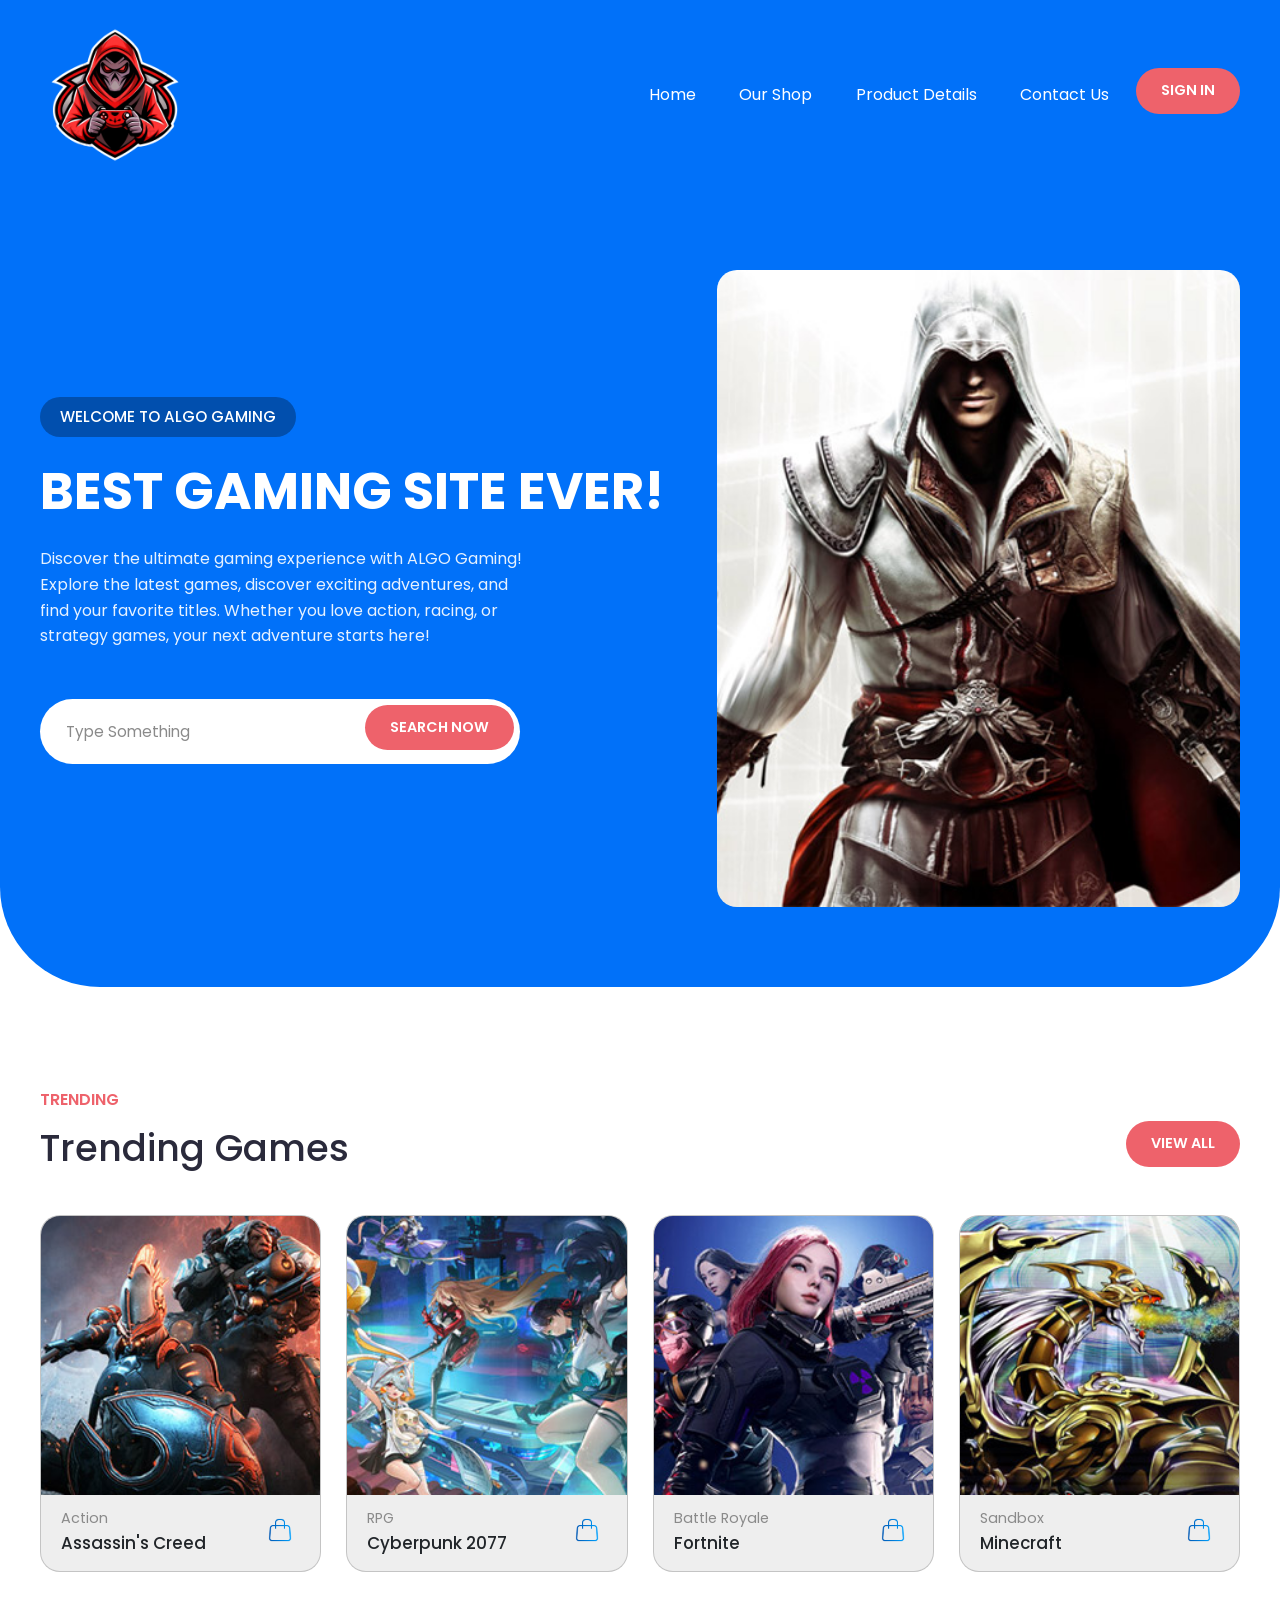
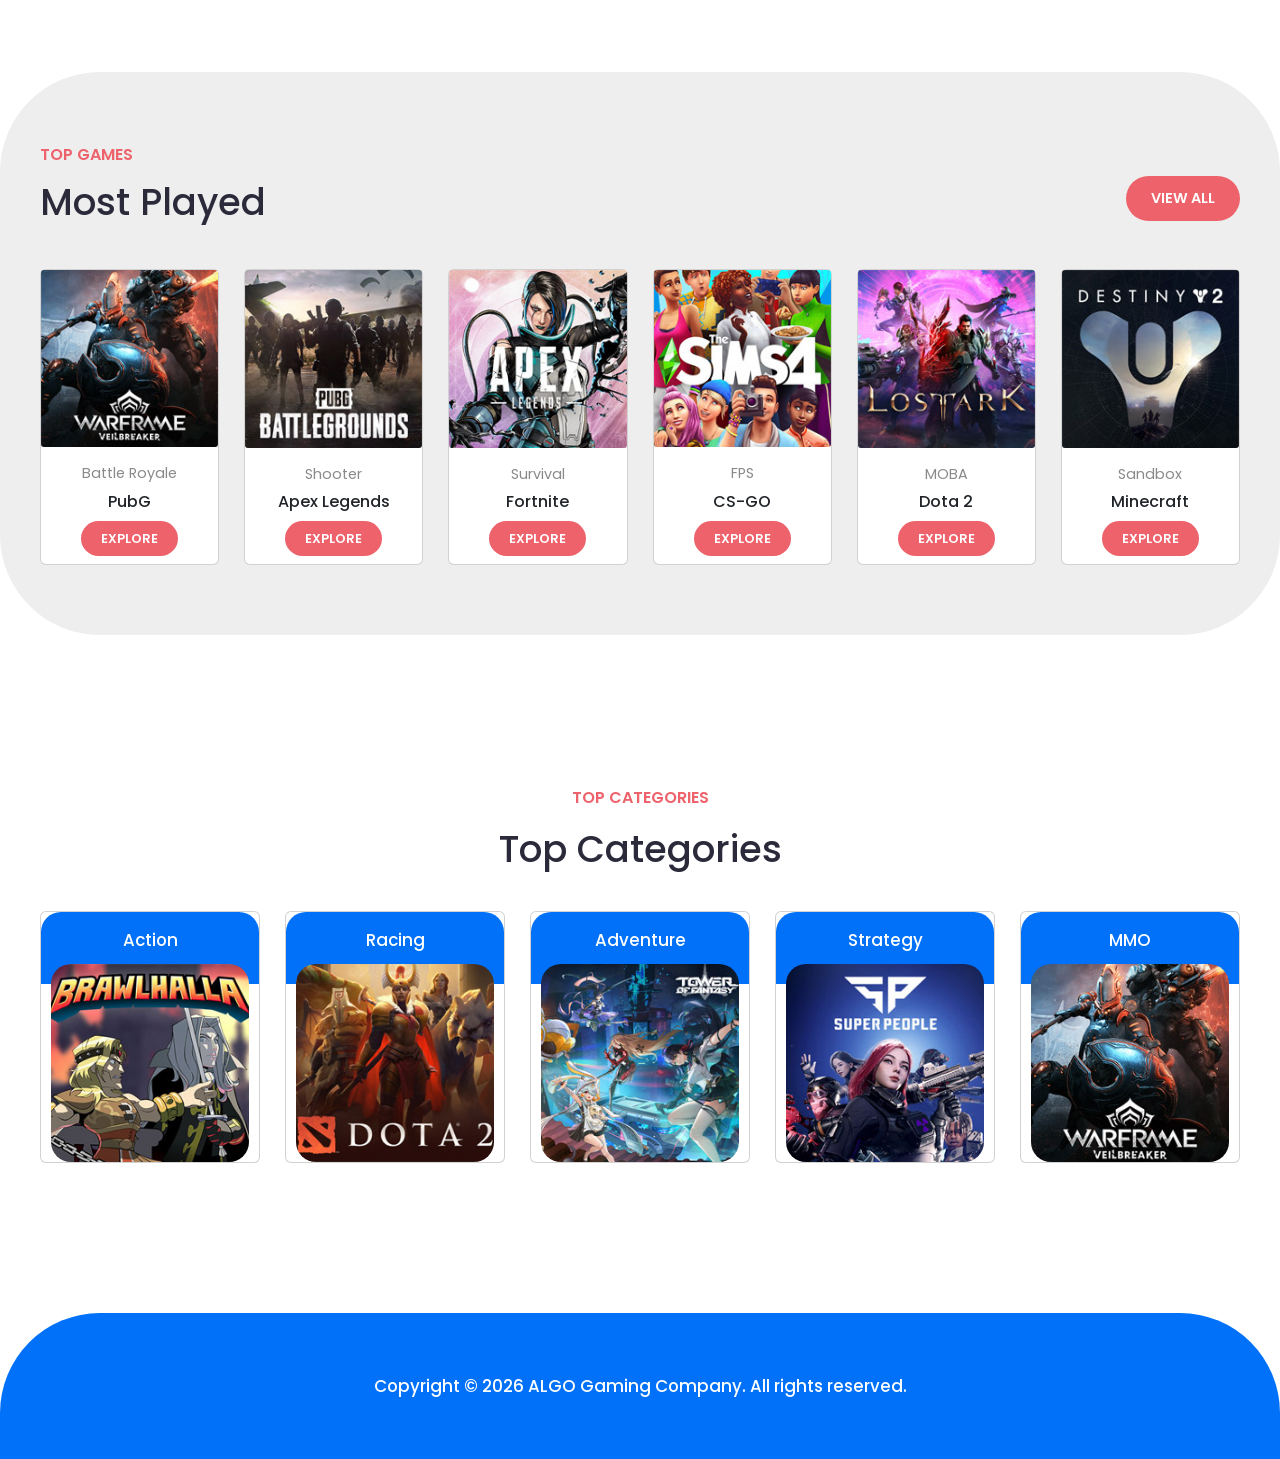
<file: index.html>
<!doctype html>
<html lang="en">
<head>
    <meta charset="utf-8">
    <meta name="viewport" content="width=device-width, initial-scale=1">
    <meta name="robots" content="index, follow">
    <title>ALGO Gaming - Best Gaming Site Ever!</title>
<meta name="description" content="ALGO Gaming: discover trending games, most played titles and top game categories.">
    <link rel="preconnect" href="https://fonts.googleapis.com">
    <link rel="preconnect" href="https://fonts.gstatic.com" crossorigin>
    <link href="https://fonts.googleapis.com/css2?family=Poppins:wght@400;500;600;700&display=swap" rel="stylesheet">

    <link rel="stylesheet" href="assets/css/bootstrap.min.css">

    <link rel="stylesheet" href="assets/css/monStyle.css">
</head>
<body>

    <header class="headerContainer">
        <div class="header">
            <a href="index.html" class="logo">
<img src="images/logo.png" alt="ALGO Gaming - Accueil">

            <nav class="headerLinks" aria-label="Navigation principale">
                <a href="index.html">Home</a>
                <a href="shop.html">Our Shop</a>
                <a href="product-details.html">Product Details</a>
                <a href="contactUs.html">Contact Us</a>
                <button class="btn" type="button">Sign In</button>
            </nav>
        </div>
    </header>

    <main>

        <section class="landingPageContainer">
            <div class="landingPage">
    
                <div class="leftSide">
                    <p class="welcome">Welcome to ALGO Gaming</p>
                    <h1 class="slogan">Best gaming site ever!</h1>
                    <p class="description">
                        Discover the ultimate gaming experience with ALGO Gaming! Explore the latest games, discover exciting adventures,
    and find your favorite titles. Whether you love action,
    racing, or strategy games, your next adventure starts here!
                    </p>

        
                    <form class="searchBar" role="search" action="#">
                        <input type="search" placeholder="Type Something" aria-label="Search games">
                        <button class="btn searchBtn" type="submit">Search Now</button>
                    </form>
                </div>

        
                <div class="imageContainer">
                    <img src="images/banner-image.jpg" alt="Personnage" >
                </div>
            </div>
        </section>

       
        <section class="trendingContainer">
            <span>Trending</span>
            <div class="trendingHeader">
                
                <h2>Trending Games</h2>
                <button class="btn" type="button">View All</button>
            </div>

            <div class="trendingCard">
                
                <div class="card">
                    <img src="images/trending-01.jpg" alt="Assassin's Creed">
                    <div class="cardInfo">
                        <div class="cardName">
                            <p>Action</p>
                            <h3>Assassin's Creed</h3> <!-- ✅ faute corrigée -->
                        </div>
                        <a href="#" class="icon" aria-label="Acheter Assassin's Creed">
                            <img src="images/online-shopping.png" alt="">
                        </a>
                    </div>
                </div>

                
                <div class="card">
                    <img src="images/trending-02.jpg" alt="Cyberpunk 2077">
                    <div class="cardInfo">
                        <div class="cardName">
                            <p>RPG</p>
                            <h3>Cyberpunk 2077</h3>
                        </div>
                        <a href="#" class="icon" aria-label="Acheter Cyberpunk 2077">
                            <img src="images/online-shopping.png" alt="">
                        </a>
                    </div>
                </div>

                
                <div class="card">
                    <img src="images/trending-03.jpg" alt="Fortnite">
                    <div class="cardInfo">
                        <div class="cardName">
                            <p>Battle Royale</p>
                            <h3>Fortnite</h3>
                        </div>
                        <a href="#" class="icon" aria-label="Acheter Fortnite">
                            <img src="images/online-shopping.png" alt="">
                        </a>
                    </div>
                </div>

                
                <div class="card">
                    <img src="images/trending-04.jpg" alt="Minecraft">
                    <div class="cardInfo">
                        <div class="cardName">
                            <p>Sandbox</p>
                            <h3>Minecraft</h3>
                        </div>
                        <a href="#" class="icon" aria-label="Acheter Minecraft">
                            <img src="images/online-shopping.png" alt="">
                        </a>
                    </div>
                </div>
            </div>
        </section>

        
        <section class="mostContainer">
            <div class="mostPlayed">
                <span>Top Games</span>
                <div class="mostHeader">
                    <h2>Most Played</h2>
                    <button class="btn" type="button">View All</button>
                </div>

                <div class="mostCards">
                    <div class="card">
                        <div class="cardImg">
                            <img src="images/top-game-01.jpg" alt="PubG">
                        </div>
                        <div class="cardInfo">
                            <p class="genre">Battle Royale</p>
                            <h3 class="cardName">PubG</h3>
                            <button class="btn" type="button">Explore</button>
                        </div>
                    </div>

                    <div class="card">
                        <div class="cardImg">
                            <img src="images/top-game-02.jpg" alt="Apex Legends">
                        </div>
                        <div class="cardInfo">
                            <p class="genre">Shooter</p>
                            <h3 class="cardName">Apex Legends</h3>
                            <button class="btn" type="button">Explore</button>
                        </div>
                    </div>

                    <div class="card">
                        <div class="cardImg">
                            <img src="images/top-game-03.jpg" alt="Fortnite">
                        </div>
                        <div class="cardInfo">
                            <p class="genre">Survival</p>
                            <h3 class="cardName">Fortnite</h3>
                            <button class="btn" type="button">Explore</button>
                        </div>
                    </div>

                    <div class="card">
                        <div class="cardImg">
                            <img src="images/top-game-04.jpg" alt="CS-GO">
                        </div>
                        <div class="cardInfo">
                            <p class="genre">FPS</p>
                            <h3 class="cardName">CS-GO</h3>
                            <button class="btn" type="button">Explore</button>
                        </div>
                    </div>

                    <div class="card">
                        <div class="cardImg">
                            <img src="images/top-game-05.jpg" alt="Dota 2">
                        </div>
                        <div class="cardInfo">
                            <p class="genre">MOBA</p>
                            <h3 class="cardName">Dota 2</h3>
                            <button class="btn" type="button">Explore</button>
                        </div>
                    </div>

                    <div class="card">
                        <div class="cardImg">
                            <img src="images/top-game-06.jpg" alt="Minecraft">
                        </div>
                        <div class="cardInfo">
                            <p class="genre">Sandbox</p>
                            <h3 class="cardName">Minecraft</h3>
                            <button class="btn" type="button">Explore</button>
                        </div>
                    </div>
                </div>
            </div>
        </section>

        
        <section class="categoryContainer">
            <div class="category">
                <div class="categoryHeader">
                    <!-- ✅ "top games" → "Top Categories" (cohérence) -->
                    <span>Top Categories</span>
                    <h2>Top Categories</h2>
                </div>

                <div class="categoryCards">
                    <div class="card">
                        <div class="genre">Action</div>
                        <div class="cardImg">
                            <img src="images/categories-01.jpg" alt="Catégorie Action">
                        </div>
                    </div>

                    <div class="card">
                        <div class="genre">Racing</div>
                        <div class="cardImg">
                            <img src="images/categories-02.jpg" alt="Catégorie Racing">
                        </div>
                    </div>

                    <div class="card">
                        <div class="genre">Adventure</div>
                        <div class="cardImg">
                            <img src="images/categories-03.jpg" alt="Catégorie Adventure">
                        </div>
                    </div>

                    <div class="card">
                        <div class="genre">Strategy</div>
                        <div class="cardImg">
                            <img src="images/categories-04.jpg" alt="Catégorie Strategy">
                        </div>
                    </div>

                    <div class="card">
                        <div class="genre">MMO</div>
                        <div class="cardImg">
                            <img src="images/categories-05.jpg" alt="Catégorie MMO">
                        </div>
                    </div>
                </div>
            </div>
        </section>

    </main>

    
    <footer class="footerContainer">
        <div class="footer">
            <p>
                Copyright &copy; 2026 ALGO Gaming Company. All rights reserved.
    
            </p>
        </div>
    </footer>

  
    <script src="assets/js/monScript.js"></script>
    <script src="assets/js/bootstrap.min.js"></script>
</body>
</html>
</file>
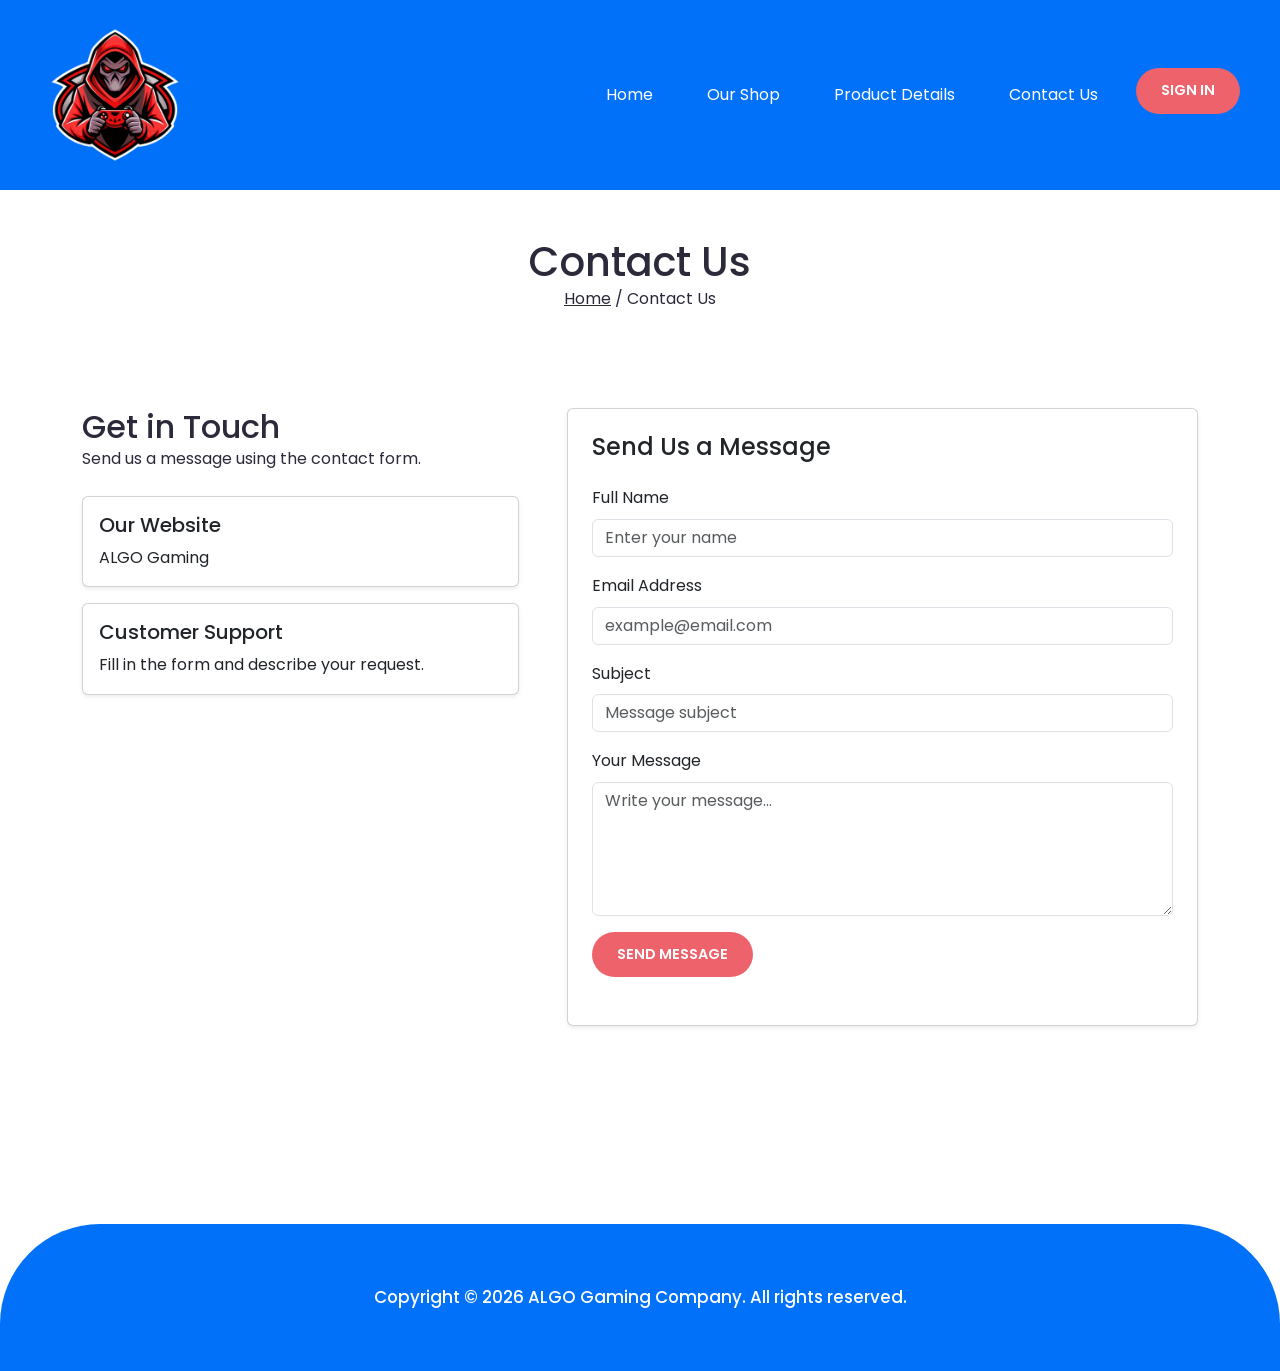
<file: contactUs.html>
<!doctype html>
<html lang="en">
<head>
    <meta charset="utf-8">
    <meta name="viewport" content="width=device-width, initial-scale=1">
    <meta name="robots" content="index, follow">
    <title>ALGO Gaming - Best Gaming Site Ever!</title>
<meta name="description" content="ALGO Gaming: discover trending games, most played titles and top game categories.">
    <link rel="preconnect" href="https://fonts.googleapis.com">
    <link rel="preconnect" href="https://fonts.gstatic.com" crossorigin>
    <link href="https://fonts.googleapis.com/css2?family=Poppins:wght@400;500;600;700&display=swap" rel="stylesheet">

    <link rel="stylesheet" href="assets/css/bootstrap.min.css">

    <link rel="stylesheet" href="assets/css/monStyle.css">
</head>

<body>

    <header class="headerContainer">
        <div class="header">
            <a href="index.html" class="logo">
                <img src="images/logo.png" alt="ALGO Gaming">
            </a>

            <nav class="headerLinks" aria-label="Main navigation">
                <a href="index.html">Home</a>
                <a href="shop.html">Our Shop</a>
                <a href="product-details.html">Product Details</a>
                <a href="contactUs.html" aria-current="page">Contact Us</a>
                <button class="btn" type="button">Sign In</button>
            </nav>
        </div>
    </header>

   
    <section class="container text-center py-5">
        <h1>Contact Us</h1>

        <nav aria-label="Breadcrumb">
            <a href="index.html">Home</a> /
            <span>Contact Us</span>
        </nav>
    </section>

  
    <main class="container py-5">

        <div class="row g-5">

            
            <div class="col-12 col-lg-5">
                <h2>Get in Touch</h2>

                <p>
                    Send us a message using the contact form.
                </p>

                <div class="card shadow-sm mt-4">
                    <div class="card-body">
                        <h3 class="h5">Our Website</h3>
                        <p class="mb-0">ALGO Gaming</p>
                    </div>
                </div>

                <div class="card shadow-sm mt-3">
                    <div class="card-body">
                        <h3 class="h5">Customer Support</h3>
                        <p class="mb-0">
                            Fill in the form and describe your request.
                        </p>
                    </div>
                </div>
            </div>

            <!-- CONTACT FORM -->
            <div class="col-12 col-lg-7">
                <div class="card shadow-sm">
                    <div class="card-body p-4">

                        <h2 class="h4 mb-4">Send Us a Message</h2>

                        <form id="contactForm">

                            <div class="mb-3">
                                <label for="contactName" class="form-label">
                                    Full Name
                                </label>

                                <input
                                    type="text"
                                    class="form-control"
                                    id="contactName"
                                    name="name"
                                    placeholder="Enter your name"
                                    required
                                    minlength="2"
                                >
                            </div>

                            <div class="mb-3">
                                <label for="contactEmail" class="form-label">
                                    Email Address
                                </label>

                                <input
                                    type="email"
                                    class="form-control"
                                    id="contactEmail"
                                    name="email"
                                    placeholder="example@email.com"
                                    required
                                >
                            </div>

                            <div class="mb-3">
                                <label for="contactSubject" class="form-label">
                                    Subject
                                </label>

                                <input
                                    type="text"
                                    class="form-control"
                                    id="contactSubject"
                                    name="subject"
                                    placeholder="Message subject"
                                    required
                                >
                            </div>

                            <div class="mb-3">
                                <label for="contactMessage" class="form-label">
                                    Your Message
                                </label>

                                <textarea
                                    class="form-control"
                                    id="contactMessage"
                                    name="message"
                                    rows="5"
                                    placeholder="Write your message..."
                                    required
                                    minlength="10"
                                ></textarea>
                            </div>

                            <button type="submit" class="btn btn-primary">
                                Send Message
                            </button>

                            <p id="contactFeedback"
                               class="mt-3 mb-0"
                               aria-live="polite"></p>

                        </form>

                    </div>
                </div>
            </div>

        </div>
    </main>

    <!-- FOOTER -->
    <footer class="footerContainer">
        <div class="footer">
            <p>Copyright &copy; 2026 ALGO Gaming Company. All rights reserved.</p>
        </div>
    </footer>
    <script src="assets/js/monScript.js"></script> 
    <script src="assets/js/bootstrap.min.js"></script>
    <script src="assets/js/monScript4.js"></script>
</body>
</html>
</file>
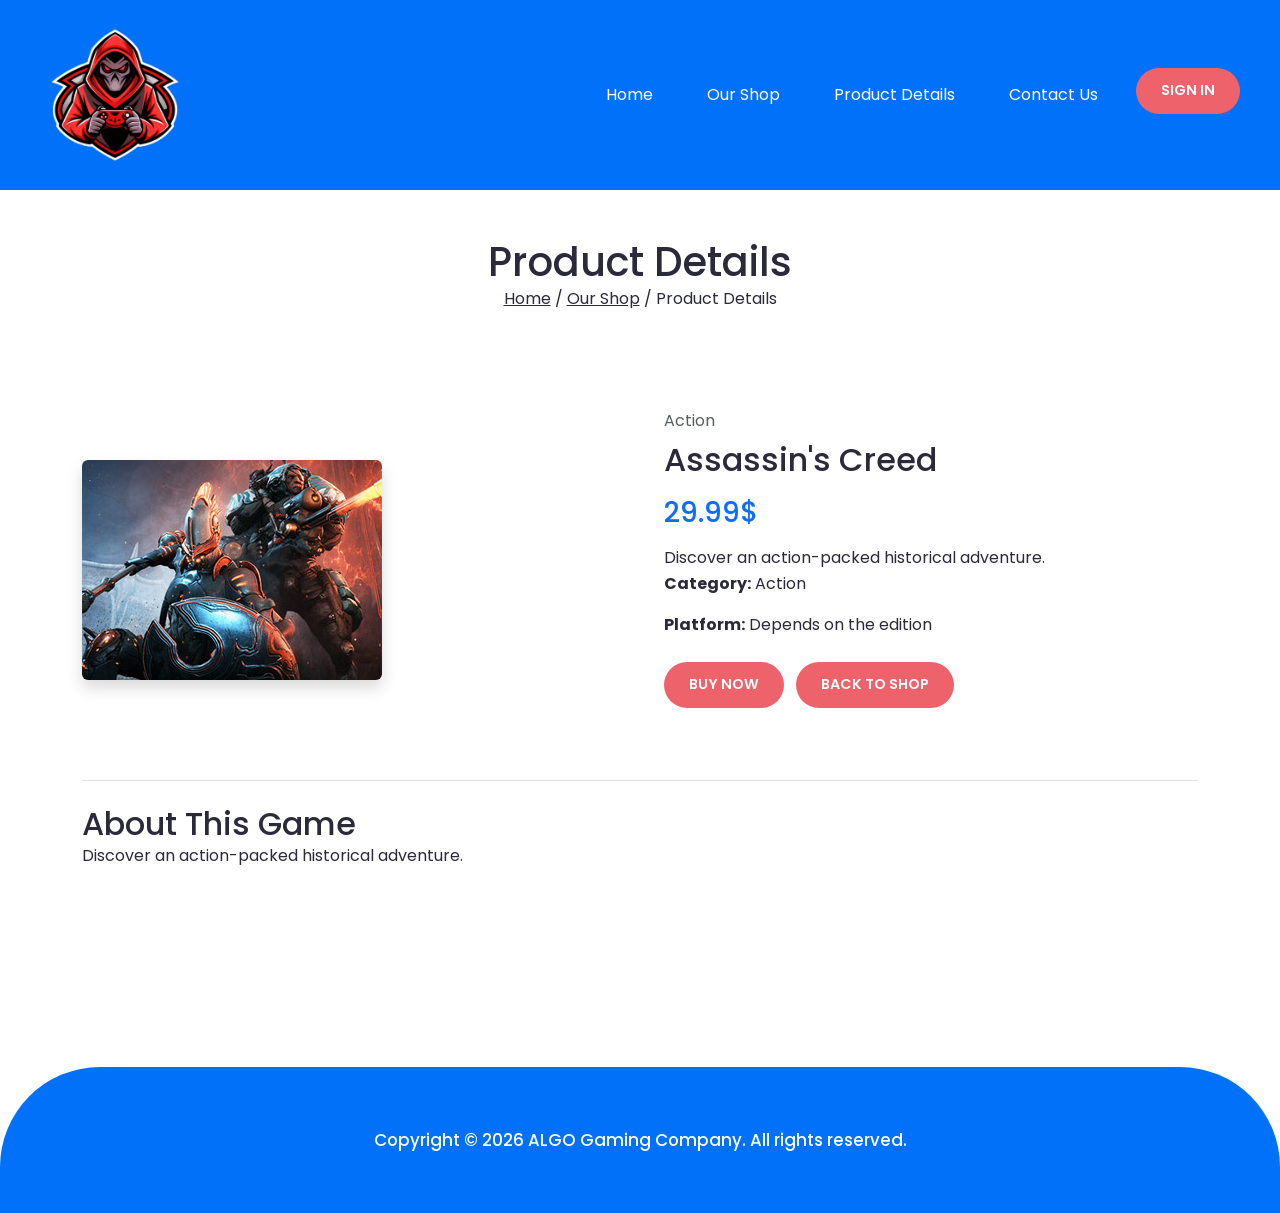
<file: product-details.html>
<!doctype html>
<html lang="en">
<head>
    <meta charset="utf-8">
    <meta name="viewport" content="width=device-width, initial-scale=1">
    <meta name="robots" content="index, follow">
    <title>ALGO Gaming - Best Gaming Site Ever!</title>
<meta name="description" content="ALGO Gaming: discover trending games, most played titles and top game categories.">
    <link rel="preconnect" href="https://fonts.googleapis.com">
    <link rel="preconnect" href="https://fonts.gstatic.com" crossorigin>
    <link href="https://fonts.googleapis.com/css2?family=Poppins:wght@400;500;600;700&display=swap" rel="stylesheet">

    <link rel="stylesheet" href="assets/css/bootstrap.min.css">

    <link rel="stylesheet" href="assets/css/monStyle.css">
</head>

<body>

    
    <header class="headerContainer">
        <div class="header">
            <a href="index.html" class="logo">
               <img src="images/logo.png" alt="ALGO Gaming">
            </a>

            <nav class="headerLinks" aria-label="Main navigation">
                <a href="index.html">Home</a>
                <a href="shop.html">Our Shop</a>
                <a href="product-details.html" aria-current="page">Product Details</a>
                <a href="contactUs.html">Contact Us</a>
                <button class="btn" type="button">Sign In</button>
            </nav>
        </div>
    </header>

    
    <section class="container text-center py-5">
        <h1>Product Details</h1>

        <nav aria-label="Breadcrumb">
            <a href="index.html">Home</a> /
            <a href="shop.html">Our Shop</a> /
            <span>Product Details</span>
        </nav>
    </section>

    
    <main class="container py-5">

        <div class="row g-5 align-items-center">

            <div class="col-12 col-lg-6">
                <img
                    id="gameImage"
                    src="images/trending-01.jpg"
                    alt="Assassin's Creed"
                    class="img-fluid rounded shadow"
                >
            </div>

            <div class="col-12 col-lg-6">

                <p class="text-muted mb-2" id="gameCategory">Action</p>

                <h2 id="gameTitle">Assassin's Creed</h2>

                <h3 class="text-primary my-3" id="gamePrice">29.99$</h3>

                <p id="gameDescription">
                    Explore an exciting adventure in a world full of challenges.
                    Discover the gameplay, complete missions and enjoy an
                    unforgettable gaming experience.
                </p>

                <div class="mb-3">
                    <strong>Category:</strong>
                    <span id="gameCategoryInfo">Action</span>
                </div>

                <div class="mb-4">
                    <strong>Platform:</strong>
                    <span id="gamePlatform">PC and consoles, depending on edition</span>
                </div>

                <button class="btn btn-primary btn-lg" id="buyButton" type="button">
                    Buy Now
                </button>

                <a href="shop.html" class="btn btn-outline-secondary btn-lg ms-2">
                    Back to Shop
                </a>

                <p id="buyMessage" class="mt-3" aria-live="polite"></p>

            </div>
        </div>

      
        <section class="mt-5 pt-4 border-top">
            <h2>About This Game</h2>
            <p id="gameLongDescription">
                Choose a game to discover more information.
            </p>
        </section>

    </main>

    
    <footer class="footerContainer">
        <div class="footer">
            <p>Copyright &copy; 2026 ALGO Gaming Company. All rights reserved.</p>
        </div>
    </footer>
    <script src="assets/js/monScript.js"></script>
    <script src="assets/js/bootstrap.min.js"></script>
    <script src="assets/js/monScript3.js"></script>


</body>
</html>
</file>
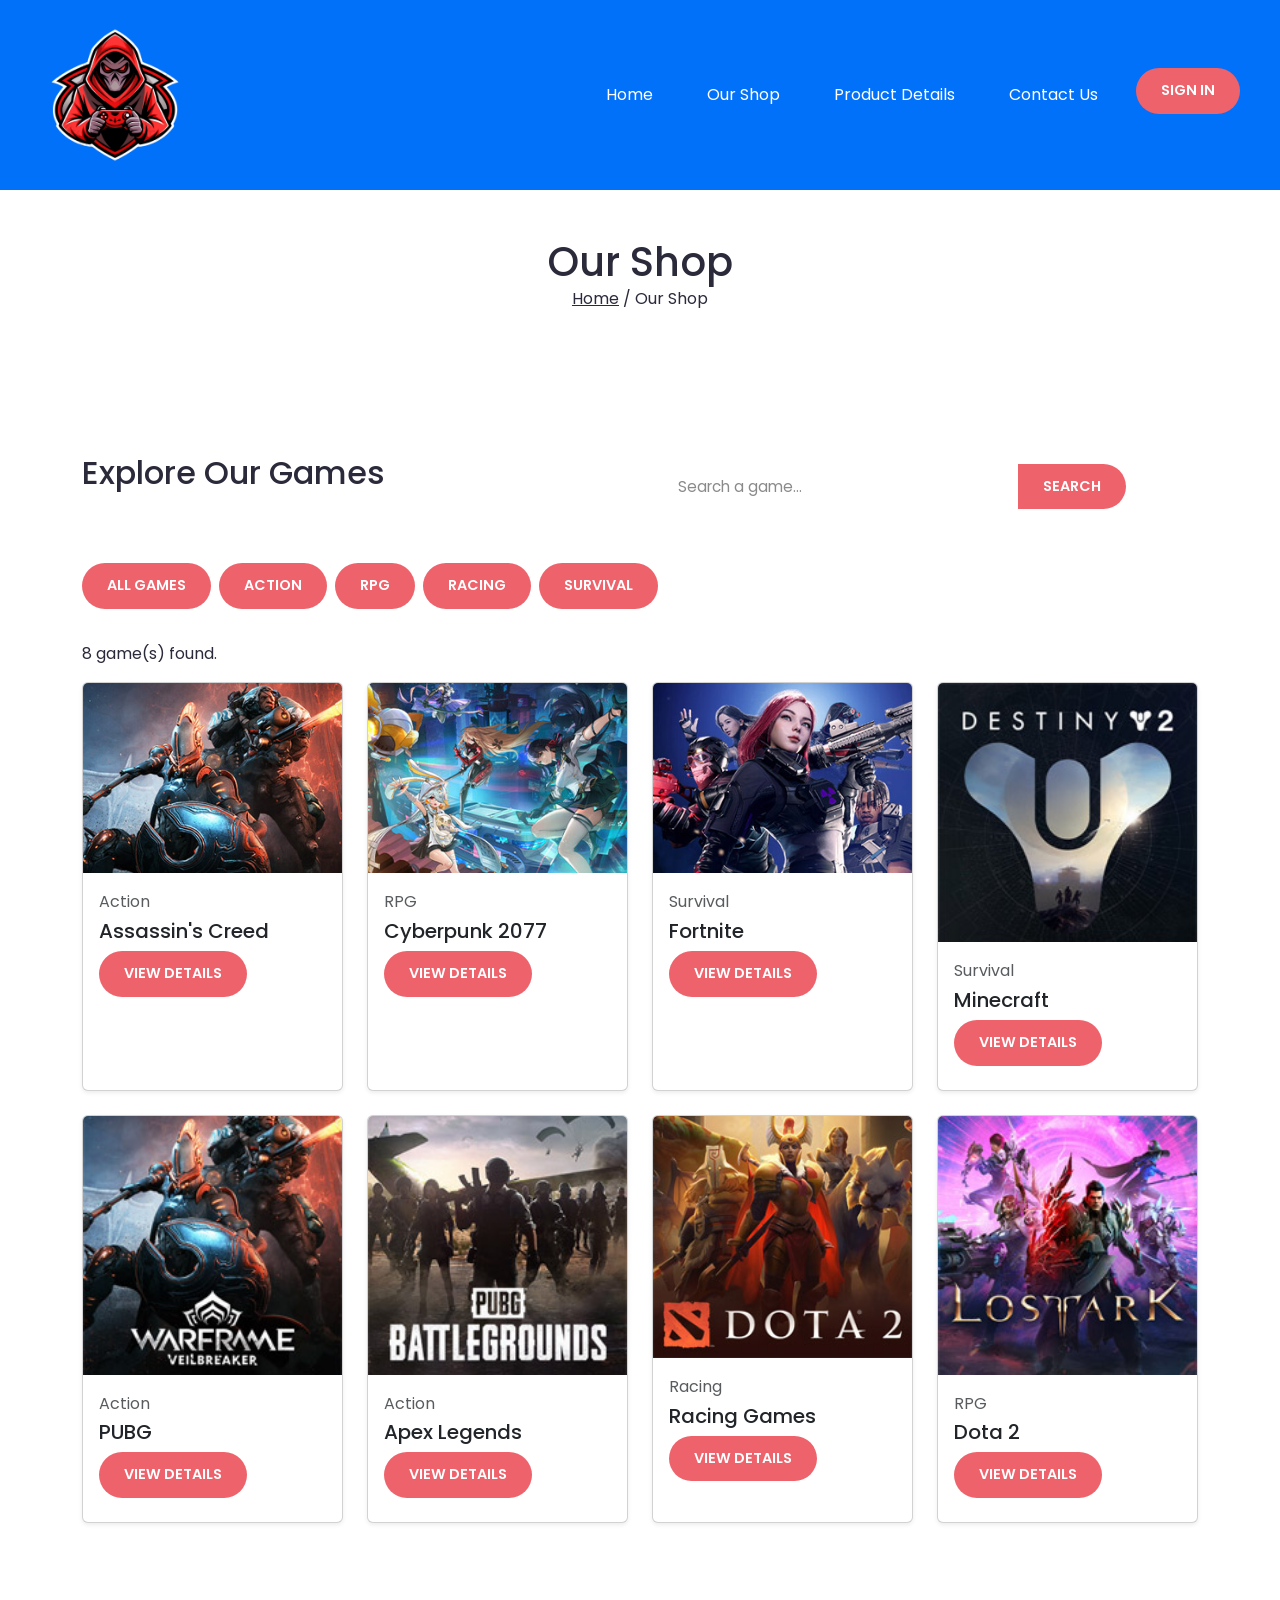
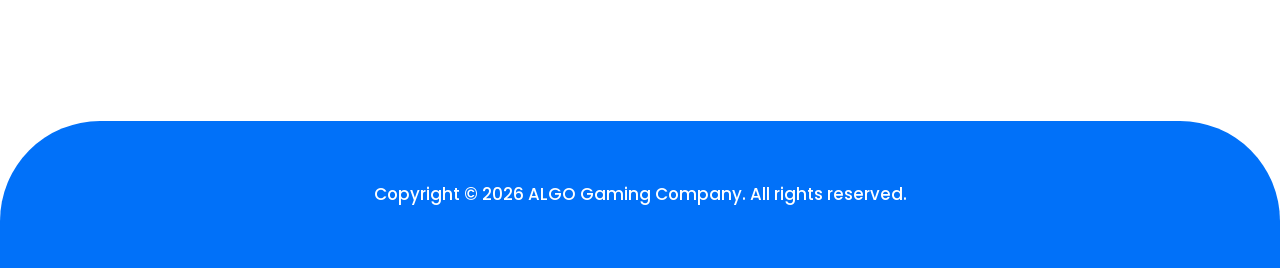
<file: shop.html>
<!doctype html>
<html lang="en">
<head>
    <meta charset="utf-8">
    <meta name="viewport" content="width=device-width, initial-scale=1">
    <meta name="robots" content="index, follow">
    <title>ALGO Gaming - Best Gaming Site Ever!</title>
<meta name="description" content="ALGO Gaming: discover trending games, most played titles and top game categories.">
    <link rel="preconnect" href="https://fonts.googleapis.com">
    <link rel="preconnect" href="https://fonts.gstatic.com" crossorigin>
    <link href="https://fonts.googleapis.com/css2?family=Poppins:wght@400;500;600;700&display=swap" rel="stylesheet">

    <link rel="stylesheet" href="assets/css/bootstrap.min.css">

    <link rel="stylesheet" href="assets/css/monStyle.css">
</head>
<body>

    <!-- NAVIGATION -->
    <header class="headerContainer">
        <div class="header">
            <a href="index.html" class="logo">
                <img src="images/logo.png" alt="ALGO Gaming">
            </a>

            <nav class="headerLinks" aria-label="Main navigation">
                <a href="index.html">Home</a>
                <a href="shop.html" aria-current="page">Our Shop</a>
                <a href="product-details.html">Product Details</a>
                <a href="contactUs.html">Contact Us</a>
                <button class="btn" type="button">Sign In</button>
            </nav>
        </div>
    </header>

    
    <section class="container text-center py-5">
        <h1>Our Shop</h1>

        <nav aria-label="Breadcrumb">
            <a href="index.html">Home</a> /
            <span>Our Shop</span>
        </nav>
    </section>

   
    <main class="container py-5">

        <div class="row mb-4 align-items-center">
            <div class="col-md-6">
                <h2>Explore Our Games</h2>
            </div>

            <div class="col-md-6">
                <form class="searchBar" role="search">
                    <div class="input-group">
                        <input
                            type="search"
                            class="form-control"
                            placeholder="Search a game..."
                            aria-label="Search games"
                        >
                        <button class="btn btn-primary searchBtn" type="submit">
                            Search
                        </button>
                    </div>
                </form>
            </div>
        </div>

       
        <div class="d-flex flex-wrap gap-2 mb-4" id="categoryFilters">
            <button class="btn btn-primary" type="button" data-category="all">
                All Games
            </button>
            <button class="btn btn-outline-primary" type="button" data-category="action">
                Action
            </button>
            <button class="btn btn-outline-primary" type="button" data-category="rpg">
                RPG
            </button>
            <button class="btn btn-outline-primary" type="button" data-category="racing">
                Racing
            </button>
            <button class="btn btn-outline-primary" type="button" data-category="survival">
                Survival
            </button>
        </div>

        <p id="shopMessage" class="mb-3" aria-live="polite"></p>

      
        <div class="row g-4" id="shopGames">

            <div class="col-12 col-sm-6 col-lg-3 shop-game" data-category="action">
                <div class="card h-100 shadow-sm">
                    <img src="images/trending-01.jpg"
                         class="card-img-top"
                         alt="Assassin's Creed">
                    <div class="card-body">
                        <p class="text-muted mb-1">Action</p>
                        <h3 class="h5">Assassin's Creed</h3>
                        <a href="product-details.html?game=assassins-creed"
                           class="btn btn-primary">View Details</a>
                    </div>
                </div>
            </div>

            <div class="col-12 col-sm-6 col-lg-3 shop-game" data-category="rpg">
                <div class="card h-100 shadow-sm">
                    <img src="images/trending-02.jpg"
                         class="card-img-top"
                         alt="Cyberpunk 2077">
                    <div class="card-body">
                        <p class="text-muted mb-1">RPG</p>
                        <h3 class="h5">Cyberpunk 2077</h3>
                        <a href="product-details.html?game=cyberpunk-2077"
                           class="btn btn-primary">View Details</a>
                    </div>
                </div>
            </div>

            <div class="col-12 col-sm-6 col-lg-3 shop-game" data-category="survival">
                <div class="card h-100 shadow-sm">
                    <img src="images/trending-03.jpg"
                         class="card-img-top"
                         alt="Fortnite">
                    <div class="card-body">
                        <p class="text-muted mb-1">Survival</p>
                        <h3 class="h5">Fortnite</h3>
                        <a href="product-details.html?game=fortnite"
                           class="btn btn-primary">View Details</a>
                    </div>
                </div>
            </div>

            <div class="col-12 col-sm-6 col-lg-3 shop-game" data-category="survival">
                <div class="card h-100 shadow-sm">
                    <img src="images/top-game-06.jpg"
                         class="card-img-top"
                         alt="Minecraft">
                    <div class="card-body">
                        <p class="text-muted mb-1">Survival</p>
                        <h3 class="h5">Minecraft</h3>
                        <a href="product-details.html?game=minecraft"
                           class="btn btn-primary">View Details</a>
                    </div>
                </div>
            </div>

            <div class="col-12 col-sm-6 col-lg-3 shop-game" data-category="action">
                <div class="card h-100 shadow-sm">
                    <img src="images/top-game-01.jpg"
                         class="card-img-top"
                         alt="PUBG">
                    <div class="card-body">
                        <p class="text-muted mb-1">Action</p>
                        <h3 class="h5">PUBG</h3>
                        <a href="product-details.html?game=pubg"
                           class="btn btn-primary">View Details</a>
                    </div>
                </div>
            </div>

            <div class="col-12 col-sm-6 col-lg-3 shop-game" data-category="action">
                <div class="card h-100 shadow-sm">
                    <img src="images/top-game-02.jpg"
                         class="card-img-top"
                         alt="Apex Legends">
                    <div class="card-body">
                        <p class="text-muted mb-1">Action</p>
                        <h3 class="h5">Apex Legends</h3>
                        <a href="product-details.html?game=apex-legends"
                           class="btn btn-primary">View Details</a>
                    </div>
                </div>
            </div>

            <div class="col-12 col-sm-6 col-lg-3 shop-game" data-category="racing">
                <div class="card h-100 shadow-sm">
                    <img src="images/categories-02.jpg"
                         class="card-img-top"
                         alt="Racing Games">
                    <div class="card-body">
                        <p class="text-muted mb-1">Racing</p>
                        <h3 class="h5">Racing Games</h3>
                        <a href="product-details.html?game=racing"
                           class="btn btn-primary">View Details</a>
                    </div>
                </div>
            </div>

            <div class="col-12 col-sm-6 col-lg-3 shop-game" data-category="rpg">
                <div class="card h-100 shadow-sm">
                    <img src="images/top-game-05.jpg"
                         class="card-img-top"
                         alt="Dota 2">
                    <div class="card-body">
                        <p class="text-muted mb-1">RPG</p>
                        <h3 class="h5">Dota 2</h3>
                        <a href="product-details.html?game=dota-2"
                           class="btn btn-primary">View Details</a>
                    </div>
                </div>
            </div>

        </div>
    </main>

   
    <footer class="footerContainer">
        <div class="footer">
           <p>Copyright &copy; 2026 ALGO Gaming Company. All rights reserved.</p>
        </div>
    </footer>
    <script src="assets/js/monScript.js"></script>
    <script src="assets/js/bootstrap.min.js"></script>
    <script src="assets/js/monScript2.js"></script>


</body>
</html>
</file>
<file: assets/css/monStyle.css>
:root {
    --bleu: #0171F9;
    --rose: #EE626B;
    --rose-fonce: #9E4147;
    --gris-clair: #EEEEEE;
    --gris-texte: #8a8a8a;
    --texte: #2a2a3b;
    --blanc: #ffffff;
    --rayon: 20px;
    --pill: 50px;
    --largeur-max: 1300px;
    --ombre: 0 8px 20px rgba(0, 0, 0, 0.1);
}

*,
*::before,
*::after {
    box-sizing: border-box;
}


html {
    scroll-behavior: smooth;
}

body {
    margin: 0;
    font-family: 'Poppins', sans-serif;
    color: var(--texte);
    line-height: 1.6;
}

img {
    display: block;      
    max-width: 100%;
}

h1, h2, h3, p {
    margin: 0;           
}

button {
    font-family: inherit; 
}

a {
    color: inherit;
}


.btn {
    display: inline-block;
    margin-bottom: 8px;
    border: none;
    border-radius: var(--pill);
    padding: 12px 25px;              /* ✅ plus de height: 52px fixe */
    background-color: var(--rose);
    color: var(--blanc);
    font-weight: 600;
    font-size: 0.9rem;
    text-transform: uppercase;
    cursor: pointer;
    transition: background-color 0.3s ease, transform 0.3s ease;
}

.btn:hover {
    background-color: var(--rose-fonce);
    transform: translateY(-2px);
}


.headerContainer {
    background-color: var(--bleu);
    padding: 20px 40px;              
}

.header {
    max-width: var(--largeur-max);
    margin: 0 auto;
    display: flex;
    justify-content: space-between;
    align-items: center;
    gap: 30px;
    color: var(--blanc);
}

.logo img {
    width: 150px;
}


.headerLinks {
    flex: 1;
    max-width: 650px;
    display: flex;
    justify-content: space-between;
    align-items: center;
    gap: 10px;
    flex-wrap: wrap;
}

.headerLinks a {
    text-decoration: none;
    color: var(--blanc);
    padding: 8px 16px;
    border-radius: var(--pill);
    white-space: nowrap;
    transition: background-color 0.3s ease;
}

.headerLinks a:hover {
    background-color: rgba(255, 255, 255, 0.2);
}


.landingPageContainer {
    background-color: var(--bleu);
    color: var(--blanc);
    border-radius: 0 0 100px 100px;
    padding: 0 40px 80px;           
}

.landingPage {
    max-width: var(--largeur-max);
    margin: 0 auto;
    display: flex;
    align-items: center;
    gap: 50px;
    padding: 80px 0 0;
}

.leftSide   { flex: 1.2; }
.imageContainer { flex: 1; }

.imageContainer img {
    width: 100%;
    border-radius: var(--rayon);
}


.welcome {
    display: inline-block;
    background-color: rgba(0, 0, 0, 0.3);
    padding: 8px 20px;
    border-radius: var(--pill);
    text-transform: uppercase;
    font-size: 0.95rem;
    font-weight: 500;
    margin-bottom: 25px;
}

.slogan {
    text-transform: uppercase;
    font-weight: 700;
    font-size: clamp(2rem, 5vw, 3.2rem); 
    line-height: 1.15;
    margin-bottom: 25px;
}

.description {
    color: rgba(255, 255, 255, 0.9);  
    max-width: 500px;
    margin-bottom: 10px;
}


.searchBar {
    display: flex;
    align-items: center;
    gap: 8px;
    background-color: var(--blanc);
    border-radius: var(--pill);
    padding: 6px;
    margin-top: 50px;
    max-width: 480px;
}

.searchBar input {
    flex: 1;
    min-width: 0;
    border: none;
    outline: none;
    height: 45px;
    padding: 0 20px;
    font-size: 1rem;
    font-family: inherit;
    color: var(--texte);
    background: transparent;
}

.searchBar input::placeholder {
    font-size: 0.95rem;
    color: var(--gris-texte);
}

.searchBar .searchBtn {
    flex-shrink: 0;
}


.trendingContainer {
    max-width: var(--largeur-max);
    margin: 100px auto 0;
    padding: 0 40px;
}


.trendingHeader,
.mostHeader {
    display: flex;
    justify-content: space-between;
    align-items: center;
    gap: 20px;
    margin-bottom: 40px;
}

.trendingHeader h2,
.mostHeader h2,
.categoryHeader h2 {
    font-size: clamp(1.6rem, 3.5vw, 2.3rem);
}

.trendingContainer span,
.mostContainer span,
.categoryHeader span {
    display: inline-block;
    text-transform: uppercase;
    color: var(--rose);
    font-weight: 600;
    margin-bottom: 8px;
}


.trendingCard {
    display: grid;
    grid-template-columns: repeat(auto-fit, minmax(230px, 1fr));
    gap: 25px;
}

.trendingCard .card {
    background-color: var(--gris-clair);
    border-radius: var(--rayon);
    overflow: hidden;
    transition: transform 0.3s ease, box-shadow 0.3s ease;
}

.trendingCard .card:hover {
    transform: translateY(-6px);
    box-shadow: var(--ombre);
}

.trendingCard .card > img {
    width: 100%;
    aspect-ratio: 1 / 1;      
    object-fit: cover;
}


.trendingCard .cardInfo {
    display: flex;
    justify-content: space-between;
    align-items: center;
    padding: 12px 20px 18px;
}

.trendingCard .cardName p {
    color: var(--gris-texte);
    font-size: 0.9rem;
    margin-bottom: 3px;
}

.trendingCard .cardName h3 {
    font-size: 1.05rem;
}

.trendingCard .cardInfo .icon img {
    width: 40px;
    transition: transform 0.3s ease;
}


.trendingCard .cardInfo .icon:hover img {
    transform: scale(1.25);
}


.mostContainer {
    background-color: var(--gris-clair);
    margin-top: 100px;
    padding: 70px 40px;
    border-radius: 100px;
}

.mostPlayed {
    max-width: var(--largeur-max);
    margin: 0 auto;
}

.mostCards {
    display: grid;
    grid-template-columns: repeat(auto-fit, minmax(150px, 1fr));
    gap: 25px;
}

.mostCards .card {
    text-align: center;
    transition: transform 0.3s ease;
}

.mostCards .card:hover {
    transform: translateY(-6px);
}

.mostCards .cardImg img {
    width: 100%;
    aspect-ratio: 1 / 1;
    object-fit: cover;
    border-radius: 03px 3px 03px 03px;
    
}

.mostCards .cardInfo {
    display: flex;
    flex-direction: column;
    align-items: center;
    gap: 6px;
    margin-top: 15px;
}

.mostCards .cardInfo .genre {
    color: var(--gris-texte);
    font-size: 0.9rem;
}

.mostCards .cardInfo .cardName {
    font-size: 1rem;
}

.mostCards .btn {
    padding: 8px 20px;
    font-size: 0.8rem;
    margin-top: 4px;
}


.categoryContainer {
    margin-top: 150px;
    padding: 0 40px;
}

.category {
    max-width: var(--largeur-max);
    margin: 0 auto;
}

.categoryHeader {
    display: flex;
    flex-direction: column;
    align-items: center;
    gap: 8px;
    text-align: center;
}

.categoryCards {
    display: grid;
    grid-template-columns: repeat(auto-fit, minmax(190px, 1fr));
    gap: 25px;
    margin-top: 40px;
}

.category .card {
    transition: transform 0.3s ease;
}

.category .card:hover {
    transform: translateY(-8px);  
}

.category .genre {
    background-color: var(--bleu);
    color: var(--blanc);
    text-align: center;
    font-size: 1.05rem;
    font-weight: 500;
    padding: 15px 0 30px;
    border-radius: var(--rayon) var(--rayon) 0 0;
}


.category .cardImg {
    margin-top: -20px;
    padding: 0 10px;
}

.category .cardImg img {
    width: 100%;
    aspect-ratio: 1 / 1;
    object-fit: cover;
    border-radius: var(--rayon);
}


.footerContainer {
    background-color: var(--bleu);
    margin-top: 150px;
    padding: 60px 40px;           /* ✅ plus de height: 150px fixe */
    border-radius: 100px 100px 0 0;
    display: flex;
    align-items: center;
    justify-content: center;
}

.footer {
    max-width: var(--largeur-max);
    margin: 0 auto;
    text-align: center;
    color: var(--blanc);
    font-weight: 500;
    font-size: 1.05rem;
}

.footer a {
    color: var(--blanc);
}


.formContainer {
    display: flex;
    justify-content: center;
    max-width: var(--largeur-max);
    margin: 80px auto;
    padding: 0 20px;
}

.formContainer form {
    background-color: var(--gris-clair);
    display: flex;
    flex-direction: column;
    gap: 15px;
    width: 100%;
    max-width: 450px;
    padding: 30px;
    border-radius: var(--rayon);
}

/* ✅ BUG corrigé : avant, `textarea` tout seul stylait TOUS les textareas du site */
.formContainer input,
.formContainer textarea {
    font-family: inherit;
    font-size: 1rem;
    border: 2px solid transparent;
    outline: none;
    padding: 0 20px;
    transition: border-color 0.3s ease;
}

.formContainer input {
    height: 50px;
    border-radius: var(--pill);
}

.formContainer textarea {
    border-radius: var(--rayon);
    padding: 12px 20px;
    resize: vertical;
    min-height: 130px;
}

.formContainer input:focus,
.formContainer textarea:focus {
    border-color: var(--bleu);
}




@media (max-width: 1024px) {
    .headerContainer       { padding: 20px 25px; }
    .landingPageContainer  { padding: 0 25px 60px; }
    .trendingContainer,
    .categoryContainer     { padding: 0 25px; }
    .mostContainer         { padding: 60px 25px; border-radius: 60px; }
}


@media (max-width: 768px) {
    .header {
        flex-direction: column;  
        align-items: center;
        gap: 15px;
    }

    .headerLinks {
        justify-content: center;
    }

    .landingPage {
        flex-direction: column;   
        text-align: center;
        padding-top: 10px;
    }

    .description { margin: 0 auto 10px; }
    .searchBar   { margin: 40px auto 0; }

    .landingPageContainer { border-radius: 0 0 50px 50px; }
    .mostContainer        { border-radius: 50px; margin-top: 60px; }
    .footerContainer      { border-radius: 50px 50px 0 0; margin-top: 80px; }

    .trendingContainer { margin-top: 60px; }
    .categoryContainer { margin-top: 80px; }

    .trendingHeader,
    .mostHeader {
        flex-direction: column;
        align-items: flex-start;
    }
}
</file>
